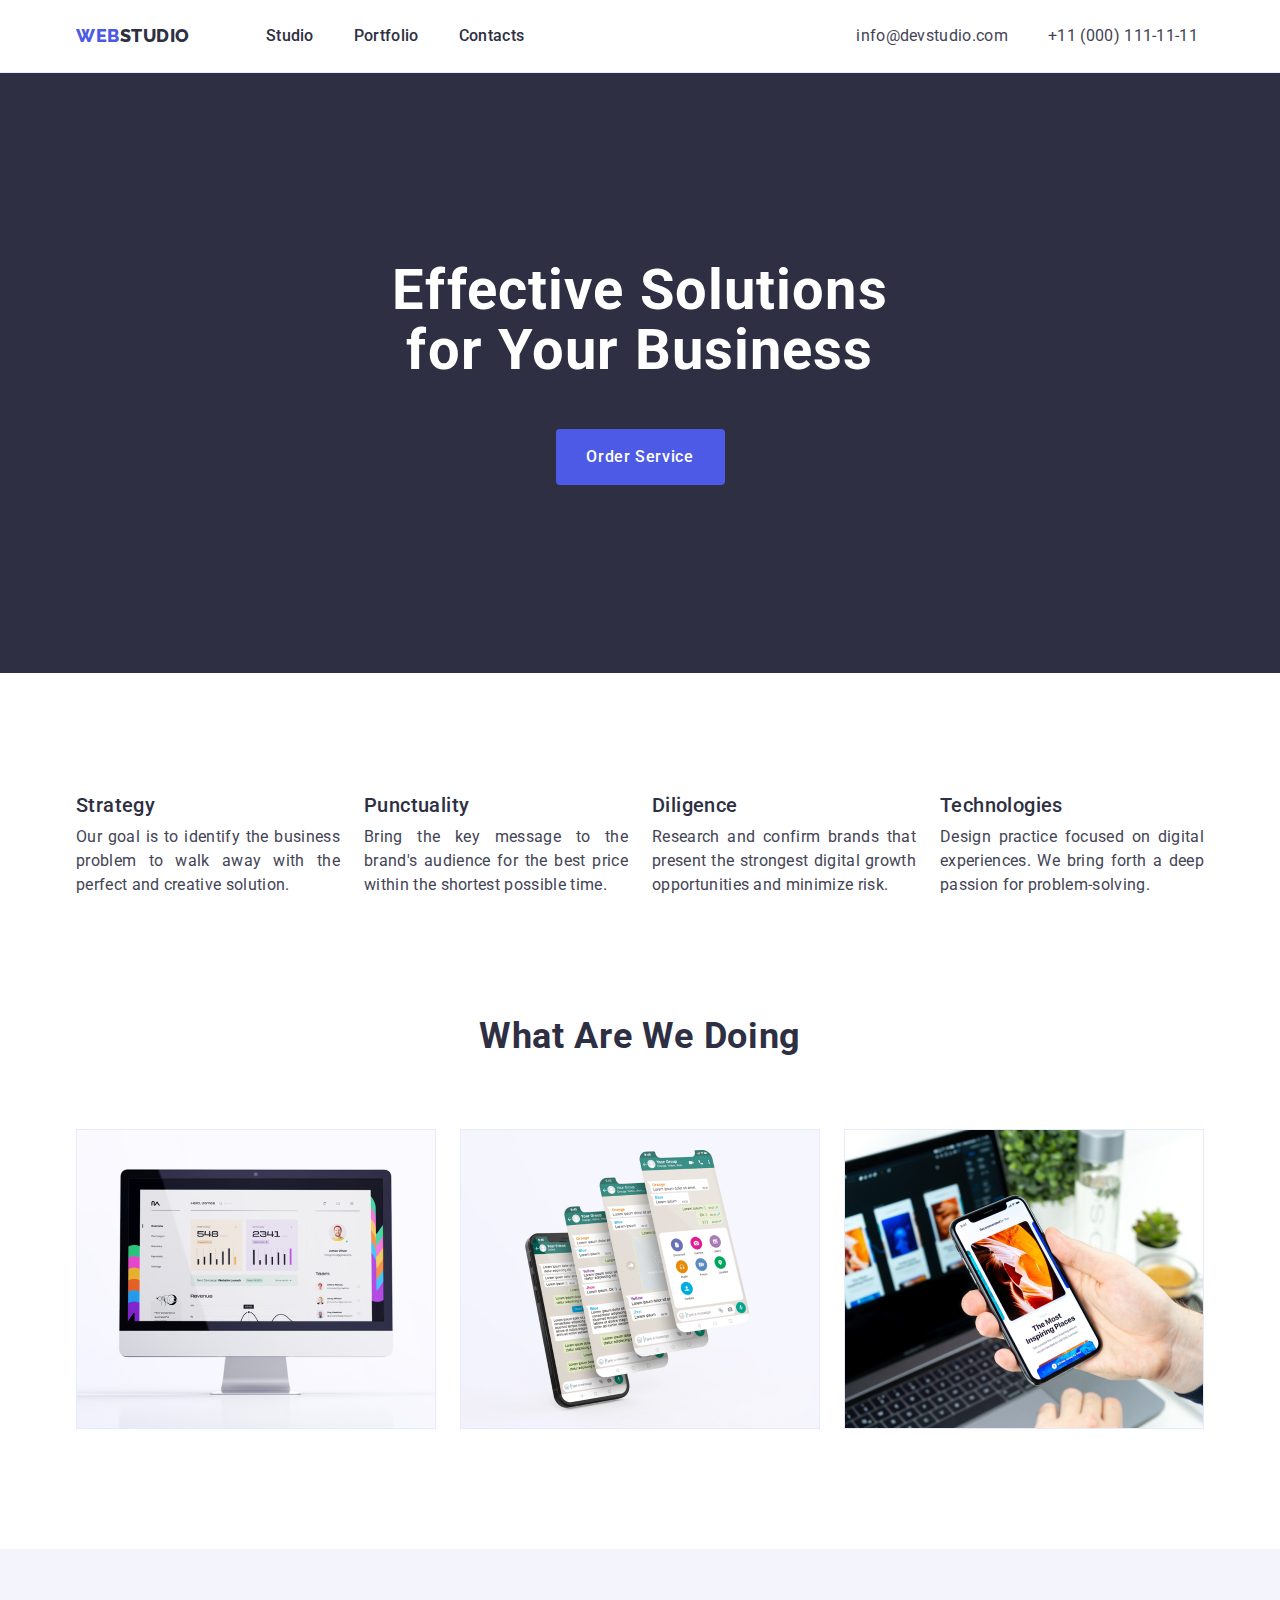
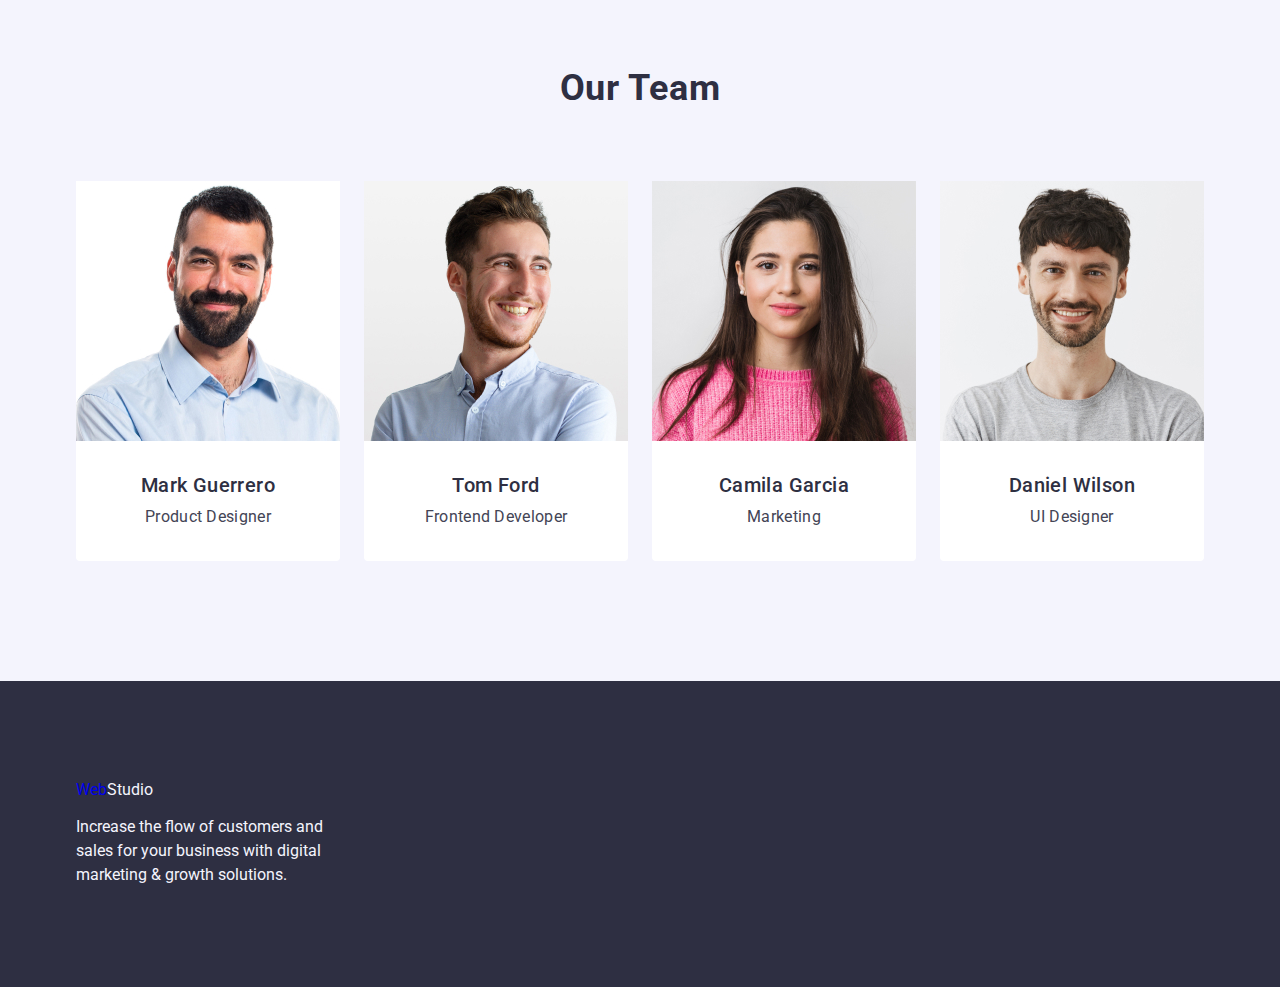
<file: index.html>
<!DOCTYPE html>
<html lang="en">
<head>
    <meta charset="UTF-8">
    <meta http-equiv="X-UA-Compatible" content="IE=edge">
    <meta name="viewport" content="width=device-width, initial-scale=1.0">
    <title>Document</title>
    <link rel="preconnect" href="https://fonts.googleapis.com">
    <link rel="preconnect" href="https://fonts.gstatic.com" crossorigin>
    <link href="https://fonts.googleapis.com/css2?family=Raleway:wght@800&family=Roboto:wght@400;500;700;900&display=swap" rel="stylesheet">
    
    <link 
         rel="stylesheet" 
         href="https://cdnjs.cloudflare.com/ajax/libs/modern-normalize/0.6.0/modern-normalize.min.css">
    <link rel="stylesheet" href="./css/style.css">
</head>
<body>
   

        <!--HEADER-->
       <header class="page-header">
        <div class="container container-header">
           <nav class="main-nav">

            
                <a href="./index.html" class="logo-header link">Web<span>Studio</span></a>
        
                <ul class="site-nav list">
                 <li class="item"><a href="./index.html" class="link">Studio</a></li>
                 <li class="item"><a href="./portfolio.html" class="link">Portfolio</a></li>
                 <li class="item"><a href="" class="link">Contacts</a></li>
                </ul>
                
            </nav>
        
           <address class="contact main-nav">

                <ul  class="address list">
                    <li class="add"><a class="address-item link" href="mailto:info@devstudio.com">info@devstudio.com</a></li>
                    <li class="add"><a class="address-item link" href="tel:+110001111111">+11 (000) 111-11-11</a></li>
                
                </ul>
                
            </address>
        </div>
           
    </header>
       <!--HEADER-END-->
    
    
       <main>
       <!--SECTION-FIRST-->
       <section class="first">
               <div class="container container-first">

                <h1 class="first-title">Effective Solutions
             for Your Business</h1>
                <button class="first-btn">Order Service</button>
               
           
            </div>
            </section>
           
        
           
                    <!--SECTION-two-->
                    <section class="section list ">
                        <div class="container">
                       <h2 hidden  class="section-caption">Discription</h2>
                

                   

                    <ul class="list flex-caption">
             
                        <li class="list-item list">
                            <h3 class="section-title-flex">Strategy</h3>
                            <p class="section-text">Our goal is to identify the business
                                problem to walk away with the perfect and creative solution.</p>
                     </li>
                         
                       <li class="list-item list">
                           <h3 class="section-title-flex">Punctuality</h3>
                           <p class="section-text">Bring the key message to the brand's audience for the best price within the shortest possible time.</p>
             
                       </li> 
             
                        <li class="list-item list">
             
                          <h3 class="section-title-flex">Diligence</h3>
                            <p class="section-text">Research and confirm brands that present the strongest digital growth opportunities and minimize risk.</p>
                        </li>
             
                        <li class="list-item  list">
             
                            <h3 class="section-title-flex">Technologies</h3>
                              <p class="section-text">Design practice focused on digital experiences. We bring forth a deep passion for problem-solving.</p>
                        </li>
             
                    </ul>
                         
                </div>
            </section>
        
                <!--SECTION-THREE-->
                <section class="section section-three list">
            
                    
                    <div class="container ">

                  <h2 class="section-caption ">What are we doing</h2>
                <ul class="list flex-container">
                        

                            <li class="picture">
                                <img class="imgs" src="./images/img5.jpg" alt="computer photo" width="360">
                            </li>
                       
                       

                            <li class="picture">
                                <img class="imgs" src="./images/rectangle6.jpg" alt="four phone" width="360">
                            </li>
                       

                            <li class="picture">
                                <img class="imgs" src="./images/rectangle7.jpg" alt="phone and computer photo" width="360">
                            </li>
                       
                    </ul>
                </div>
            </section>
         
    
    
           
    
        
            <section class="next list">
               <div class="container">

                <h2 class="section-caption">Our Team</h2>
                <ul class="list flex-caption-next">
                    <li class="hero">
                        <img class="imgs" src="./images/img1.jpg" alt="photo" width="264">
                        <div class="flex-next">

                            <h3 class="section-title">Mark Guerrero</h3>
                            <p class="section-text-flex">Product Designer</p>
                        </div>
                       
                    </li>
                    
                    <li class="hero">
                        <img class="imgs" src="./images/img2.jpg" alt="photo" width="264">
                    <div class="flex-next">
                        <h3 class="section-title">Tom Ford</h3>
                        <p class="section-text-flex">Frontend Developer</p>
                    </div>
                    </li>
                    
                    <li class="hero">
                        <img class="imgs"  src="./images/img3.jpg" alt="photo" width="264">
                    <div class="flex-next">
                        <h3 class="section-title">Camila Garcia</h3>
                        <p class="section-text-flex">Marketing</p>
                    </div>  
                    </li>
                   
                    <li class="hero ">
                        <img class="imgs" src="./images/img4.jpg" alt="photo" width="264">
                    <div class="flex-next">
                        <h3 class="section-title">Daniel Wilson</h3>
                       <p class="section-text-flex">UI Designer</p>
                    </div>   
                    </li>
            </ul>
            </div>
            </section>
       
       </main>
       <!--FOOTER-->
       
       <footer class="footer link">
               <div class="container">
                <a href="index.html" class="logo link">Web<span class="span-footer">Studio</span></a>
            <p class="footer-text">Increase the flow of customers and sales for your business with digital marketing & growth solutions.</p>
        </div>
           </footer>
        <!--FOOTER-END-->
    
</body>
</html>
</file>
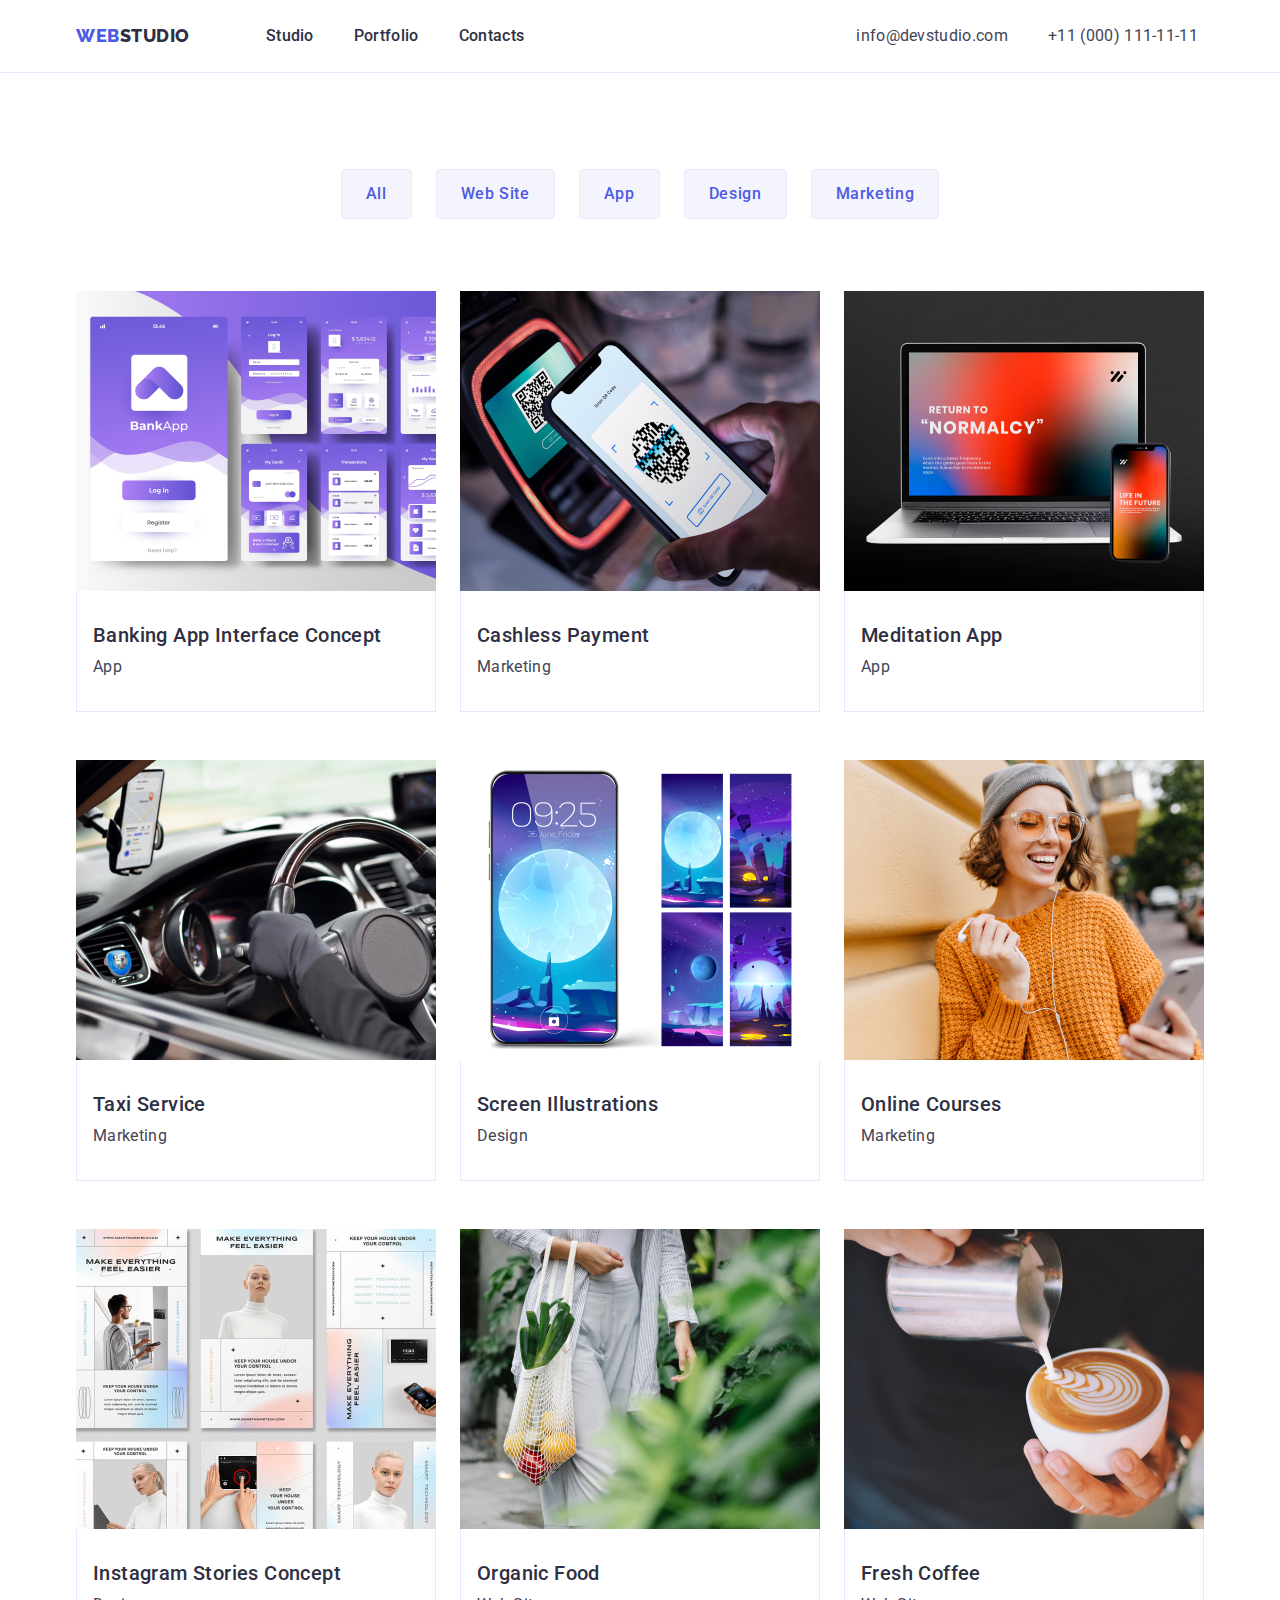
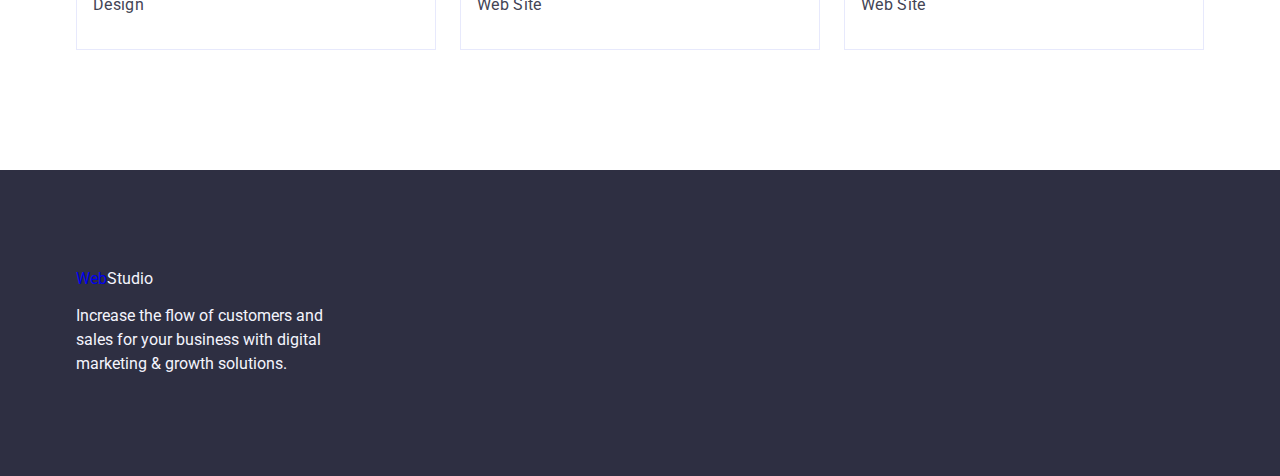
<file: portfolio.html>
<!DOCTYPE html>
<html lang="en">

<head>
    <meta charset="UTF-8">
    <meta http-equiv="X-UA-Compatible" content="IE=edge">
    <meta name="viewport" content="width=device-width, initial-scale=1.0">
    <title>Document</title>
<link rel="preconnect" href="https://fonts.googleapis.com">
<link rel="preconnect" href="https://fonts.gstatic.com" crossorigin>
<link href="https://fonts.googleapis.com/css2?family=Raleway:wght@800&family=Roboto:wght@400;500;700;900&display=swap"
    rel="stylesheet">
<link 
      rel="stylesheet" 
      href="https://cdnjs.cloudflare.com/ajax/libs/modern-normalize/0.6.0/modern-normalize.min.css">
    <link rel="stylesheet" href="./css/style.css">
</head>



<body>
   

        <!--HEAD-->
        <header class="page-header">
            <div class="container main-nav">

                <nav class="main-nav">
                    <a href="./index.html" class="logo-header link">Web<span class="style">Studio</span></a>
        
        
                    <ul class="site-nav list">
                        <li class="item">
                            <a href="./index.html" class="link">Studio</a>
                        </li>
                        <li class="item">
                            <a href="./portfolio.html" class="link">Portfolio</a>
                        </li>
                        <li class="item">
                             <a href="" class="link">Contacts</a>
                        </li>
                    </ul>
                </nav>
                <address class="contact">
                    <ul class="address list">
                      <li class="add"><a class="address-item link" href="mailto:info@devstudio.com">info@devstudio.com</a></li>  
                      <li class="add"><a class="address-item link" href="tel:+110001111111">+11 (000) 111-11-11</a></li>  
                    
                    </ul>
        
                </address>
            </div>
        </header>
        <!--HEAD-END-->
    <main>
    <!--BUTTON-->
    <section class="section-flex">
        <div class="container">
        <h1 hidden>Portfolio</h1>

            <ul class="button list">
                <li class="button-flex"><button class="button-portfolio" type="button">All</button></li>
                <li class="button-flex"><button class="button-portfolio" type="button">Web Site</button></li>
                <li class="button-flex"><button class="button-portfolio" type="button">App</button></li>
                <li class="button-flex"><button class="button-portfolio" type="button">Design</button></li>
                <li class="button-flex"><button class="button-portfolio" type="button">Marketing</button></li>
            </ul>
        
            <ul class="list flex-portfolio">
                    <li class="element-portfolio lis">
                        <a href="" class="link">
                            <img  class="imgs"  src="./images/img.jpg" alt="Banking App Interface Concept" width="360">
                            <div class="container-flex">

                                <h2 class="portfolio-title">Banking App Interface Concept</h2>
                                <p class="portfolio-text">App</p>
                            </div>
        
                        </a>
                    </li>
                    <li class="element-portfolio lis">
                        <a href="" class="link">
                            <img  class="imgs" src="./images/img22.jpg" alt="Cashless Payment" width="360"> 
                            <div class="container-flex">

                                <h2 class="portfolio-title">Cashless Payment</h2>
                                <p class="portfolio-text">Marketing</p>
                            </div>
        
                        </a>
                    </li>
                    <li class="element-portfolio lis">
                        <a href="" class="link">
                            <img class="imgs" src="./images/img23.jpg" alt="Meditation App" width="360">
                            <div class="container-flex">

                                <h2 class="portfolio-title">Meditation App</h2>
                                <p class="portfolio-text">App</p>
                            </div>
        
                        </a>
                    </li>
                    <li class="element-portfolio lis">
                        <a href="" class="link">
                            <img class="imgs" src="./images/img24.jpg" alt="Taxi Service" width="360">
                            <div class="container-flex">

                                <h2 class="portfolio-title">Taxi Service</h2>
                                <p class="portfolio-text">Marketing</p>
                            </div>
        
                        </a>
                    </li>
                    <li class="element-portfolio lis">
                        <a href="" class="link">
        
                            <img class="imgs" src="./images/img25.jpg" alt="Screen Illustrations" width="360">
                            <div class="container-flex">

                                <h2 class="portfolio-title">Screen Illustrations</h2>
                                <p class="portfolio-text">Design</p>
                            </div>
        
                        </a>
                    </li>
                    <li class="element-portfolio lis">
                        <a href="" class="link">
                            <img class="imgs" src="./images/img26.jpg" alt="Online Courses" width="360">
                            <div class="container-flex">

                                <h2 class="portfolio-title">Online Courses</h2>
                                <p class="portfolio-text">Marketing</p>
                            </div>
        
                        </a>
                    </li>
                    <li class="element-portfolio lis">
                        <a href="" class="link">
                            <img class="imgs" src="./images/img27.jpg" alt="Instagram Stories Concept" width="360">
                            <div class="container-flex">

                                <h2 class="portfolio-title">Instagram Stories Concept</h2>
                                <p class="portfolio-text">Design</p>
                            </div>
        
                        </a>
                    </li>
                    <li class="element-portfolio lis">
                        <a href="" class="link">
                            <img class="imgs" src="./images/img28.jpg" alt="Organic Food" width="360">
                            <div class="container-flex">

                                <h2 class="portfolio-title">Organic Food</h2>
                                <p class="portfolio-text">Web Site</p>
                            </div>
        
                        </a>
                    </li>
                    <li class="element-portfolio lis">
                        <a href="" class="link">
                            <img class="imgs" src="./images/img29.jpg" alt="Fresh Coffee" width="360">
                            <div class="container-flex">

                                <h2 class="portfolio-title">Fresh Coffee</h2>
                                <p class="portfolio-text">Web Site</p>
                            </div>
        
                        </a>
                    </li>
                </ul>
            </div>
    
        </section>
    
        <!--SECTION-END-->
    </main>
        <!--FOOTER-->
        
        <footer class="footer link">
                <div class="container">
                <a href="index.html" class="logo link">Web<span class="span-footer">Studio</span></a>
                <p class="footer-text">Increase the flow of customers and sales for your business with digital marketing & growth solutions.</p>
            </div>
            </footer>
   
    </body>
    </html>
</file>
<file: css/style.css>
:root {
--background-page:#FFFFFF;
--background-page-portfolio: #E5E5E5;
--color-logo: #4D5AE5;
--color-span-black: #2E2F42;
--color-span-white: #F4F4FD;
--color-site-nav-normal: #2E2F42;
--color-site-nav-hover: #404bbf;
--color-address-item-normal: #434455;
--color-address-item-hover:  #404bbf;
--background-color-first: #2E2F42;
--color-first-title: #FFFFFF;
--color-first-btn: #FFFFFF;
--background-color-first-btn: #4D5AE5;
--background-color-first-btn-hover: #404BBF;
--color-button-portfolio: #4d5ae5;
--color-button-portfolio-hover: #FFFFFF;
--background-color-button-portfolio: #F4F4FD;
--background-color-button-portfolio-hover: #404BBF;
--background-color-hero: #FFFFFF;
--background-color-section: #FFFFFF;
--color-section-title: #2e2f42;
--color-section-caption: #2e2f42;
--color-portfolio-title: #2e2f42;
--color-section-text-portfolio-text: #434455;
--background-color-next: #F4F4FD;
--background-color-footer: #2E2F42;
--color-footer-text: #F4F4FD;


}





html {
    box-sizing: inherit;
}

*,
*::before,
*::after {
    box-sizing: border-box;
}






body {
  



   color: #434455;
   background-color: var(--background-page);
   font-family: 'Roboto',sans-serif

}
.page {
color:#2E2F42;
background-color: var(--background-page-portfolio);
}


/*HEADERRRRRRRRRRRRRRRRRRRRRRRRRRRRRRRRRRRRRRRRRRRRRRRRRRRRRRRR*/
.list {
    list-style: none;
}

.link {
    text-decoration: none;
}
.link.logo {
    text-decoration: none;
}


.container {
    
    margin-left: auto;
    margin-right: auto;
    width: 1158px;
    padding-left: 15px;
    padding-right: 15px;
}

.container-header {
    display: flex;
    align-items: center;
    
  
}

.logo-header {
   
    margin-right: 76px;
   

    font-family: Raleway,sans-serif;
    font-size: 18px;
    line-height: 1.17;
    color: var(--color-logo);
    font-weight: 800;
    letter-spacing: 0.03em;
    text-transform: uppercase;
}





/*site nav*/



span {
    color: var(--color-span-black);
}
.site-nav {
    margin: 0;
    padding: 0;
}
.site-nav {
    display: flex;
    
}


.site-nav .item:not(:last-child) {
    margin-right: 40px;
}





.site-nav .link { 
   display: block;
   padding-top: 24px;
   padding-bottom: 24px;


    font-size: 16px;
    line-height: 1.5;
    color: var(--color-site-nav-normal);
    font-weight: 500;
    letter-spacing: 0.02em;
}

.site-nav .link:hover,
.site-nav .link:focus {
    color: var(--color-site-nav-hover);
}

/*addres*/ 
.address {
    margin: 0;
    padding: 0;
}

.contact {
    font-style: normal;
}
.address {
    display: flex;
    margin-left: 332px;

   
}
.address .add:not(:last-child) {
    margin-right: 40px;
}
.address .link {
    
    
    display: block;
    padding-top: 24px;
    padding-bottom: 24px;
}





 .main-nav {
    display: flex;
    align-items: center;
    
    
 }



/*main*/

/*first-section 111111111111111111111111111111111111111111111*/


.first {
    background-color:var(--background-color-first);
    text-align: center;
    padding: 188px 0;
   
}
.first-title {
    max-width: 496px;
    margin-top: 0;
    margin-bottom: 48px;
    margin-right: auto;
    margin-left: auto;



    font-size: 56px;
    line-height: 1.07;
    color: var(--color-first-title); 
   
    letter-spacing: 0.02em;
}




.section.list {
    list-style: none;
}
.first-btn {
    display: block;
    min-width: 169px;
    height: 56px;
    border-radius: 4px;
    border: none;
    cursor: pointer;
    margin-right: auto;
    margin-left: auto;

    
    

    font-family: "Roboto", sans-serif;
    font-weight: 500;
    letter-spacing: 0.04em;
    font-size: 16px;
    line-height: 1.5;
    color: var(--color-first-btn);
    background-color: var(--background-color-first-btn);
    cursor: pointer;
    text-align: center;
}

.first-btn:hover,
.first-btn:focus {
    background-color: var(--background-color-first-btn-hover); 
}





.first-btn:hover,
.first-btn:focus {

}




/*2 SECTION   22222222222222222222222222222222222222222222222222222222222222*/




.section-text {
    margin-top: 0;
    margin-bottom: 0;
    text-align: justify;



    font-style: Regular;
    font-size: 16px;
    line-height: 1.5;
    color: var(--color-section-text-portfolio-text);
    letter-spacing: 0.02em;
}

.section {
    padding-top: 120px;
    padding-bottom: 120px;

   
    background-color: var(--background-color-section);
   
}

.flex-caption {
   margin: 0;
   display: flex;
   padding: 0;
  
   
}


.list-item:nth-child(4n) {
    margin-right: 0px;
}

.list-item {
    
    flex-basis: calc((100% - 72px) / 4);
    margin-right: 24px;
    
  
 }
.section-title-flex {
   margin-top: 0;
   margin-bottom: 8px;
    
    font-size: 20px;
    line-height: 1.2;
    color: var(--color-section-title);
    font-weight: 500;
    letter-spacing: 0.02em;

}


/*3333333333333333333333333333333333333333333333333*/
.section-three {
    padding-top: 0;
    padding-bottom: 120px;
}
.section-caption {
    margin-bottom: 72px;
    margin-top: 0;

    font-size: 36px;
    line-height: 1.11;
    text-align: center;
    letter-spacing: 0.02em;
    text-transform: capitalize;
    color: var(--color-section-caption);

}

.flex-container {
    display: flex;
    margin: 0;
    padding: 0;
    
}

.picture {
    margin-right: 24px;
    flex-basis: calc((100% - 48px) / 3);
}
.picture:nth-child(3n) {
     margin-right: 0px;
    
}
   


/*444444444444444444444444444444444444444444444444444444*/



.flex-caption-next { 
    display: flex;
 
    margin: 0;
    padding: 0;
}

.hero:nth-child(4n) {
    margin-right: 0px;
    
}
.hero {
    flex-basis: calc((100% - 72px) / 4);
    background-color: var(--background-color-hero);
     margin-right: 24px;
    border-radius: 0px 0px 4px 4px;


}



.next {
    background-color: var(--background-color-next); 
    padding: 120px 0;
}

.flex-next {
    padding: 32px 16px;
   
}
.section-title {
    margin-top: 0;
    text-align: center;
    margin-bottom: 8px;
    font-size: 20px;
    line-height: 1.2;
    color: var(--color-section-title);
    font-weight: 500;
    letter-spacing: 0.02em;

}
.section-text-flex {
    margin-top: 0;
    margin-bottom: 0;
    text-align: center;
   
    font-style: Regular;
    font-size: 16px;
    line-height: 1.5;
    color: var(--color-section-text-portfolio-text);
    letter-spacing: 0.02em;
}


/*FOOTERRRRRRRRRRRRRRRRRRRRRRRRRRRRRRRRRRRRRRRRRRRRRRRRRR*/
span.span-footer {
    color: var(--color-span-white);
}

.footer {
    background-color:var(--background-color-footer);
   padding-top: 100px;
   padding-bottom: 100px;
    

}

.footer-text {
    margin-top: 0;
    margin-bottom: 0;
    max-width: 264px;
    font-size: 16px;
    line-height: 1.5;
    color:var(--color-footer-text);
   
}


.footer.link {
    text-decoration: none;
}

.span-footer {
    margin-bottom:0;
}
.logo {
    display: inline-block;
   margin-bottom: 16px;
}


/*PORTFOLIOOOOOOOOOOOOOOOOOOOOOOOOOOOOOOOOOOOOOOOOOOOOOOOOOOOOOOOOOOOOOOOOO*/
.button {
    margin: 0;
    padding: 0;
}
.flex-portfolio {
    margin: 0;
    padding: 0;
}
.imgs {
    display: block;
}
.portfolio-text {
    margin-top: 0;
    margin-bottom: 0;
    font-size: 16px;
    line-height: 1.5;
    letter-spacing: 0.02em;
    color: var(--color-section-text-portfolio-text);
     }
.page-header {

    border-bottom: 1px solid #e7e9fc;
}

.address-item {
    font-style: normal;
    font-size: 16px;
    line-height: 1.5;
    color: var(--color-address-item-normal);
    letter-spacing: 0.02em;
}

.address-item.link:hover,
.address-item.link:focus {
    color: var(--color-address-item-hover);
}
  
.section-flex {
    padding: 96px 0 120px;
}
.button-flex {
}


.button {
    display: flex;
    gap: 24px;
    justify-content: center;
    margin-bottom: 72px;
   
}

.button-portfolio {
    
    
    padding: 12px 24px;
    border: 1px solid #e7e9fc;
    border-radius: 4px;
   
    font-family: "Roboto", sans-serif;
    font-weight: 500;
    font-size: 16px;
    line-height: 1.5;
    letter-spacing: 0.04em;
    cursor: pointer;
    color: var(--color-button-portfolio);
    background-color: var(--background-color-button-portfolio);
    text-align: center;


}
.button-portfolio:nth-child(5n) {
    margin-right: 0;
}



.flex-portfolio {
  
    padding: 0;
    flex-wrap: wrap;
    display: flex;
    
    
    flex-wrap: wrap;
    row-gap: 48px;
    column-gap: 24px;
} 


.element-portfolio {
width: calc((100% - 48px) / 3);
     
}
.element-portfolio:nth-child(3n) {
    margin-right: 0;
}





.container-flex {
    padding: 32px 16px;
    border: 1px solid #e7e9fc;
    border-top: none;
   /*margin-bottom: 8px;*/
}


.portfolio-title {
   margin-top: 0;
   
}
.portfolio-title {
    margin-bottom: 8px;
    font-weight: 500;
    font-size: 20px;
    line-height: 1.2;
    letter-spacing: 0.02em;
    color: var(--color-portfolio-title);

}
.button-portfolio:hover,
.button-portfolio:focus {
    color: var(--color-button-portfolio-hover);
    border: 1px solid transparent;
}

.button-portfolio:hover,
.button-portfolio:focus {
    background-color: var(--background-color-button-portfolio-hover);
    border: 1px solid transparent;

}
</file>
